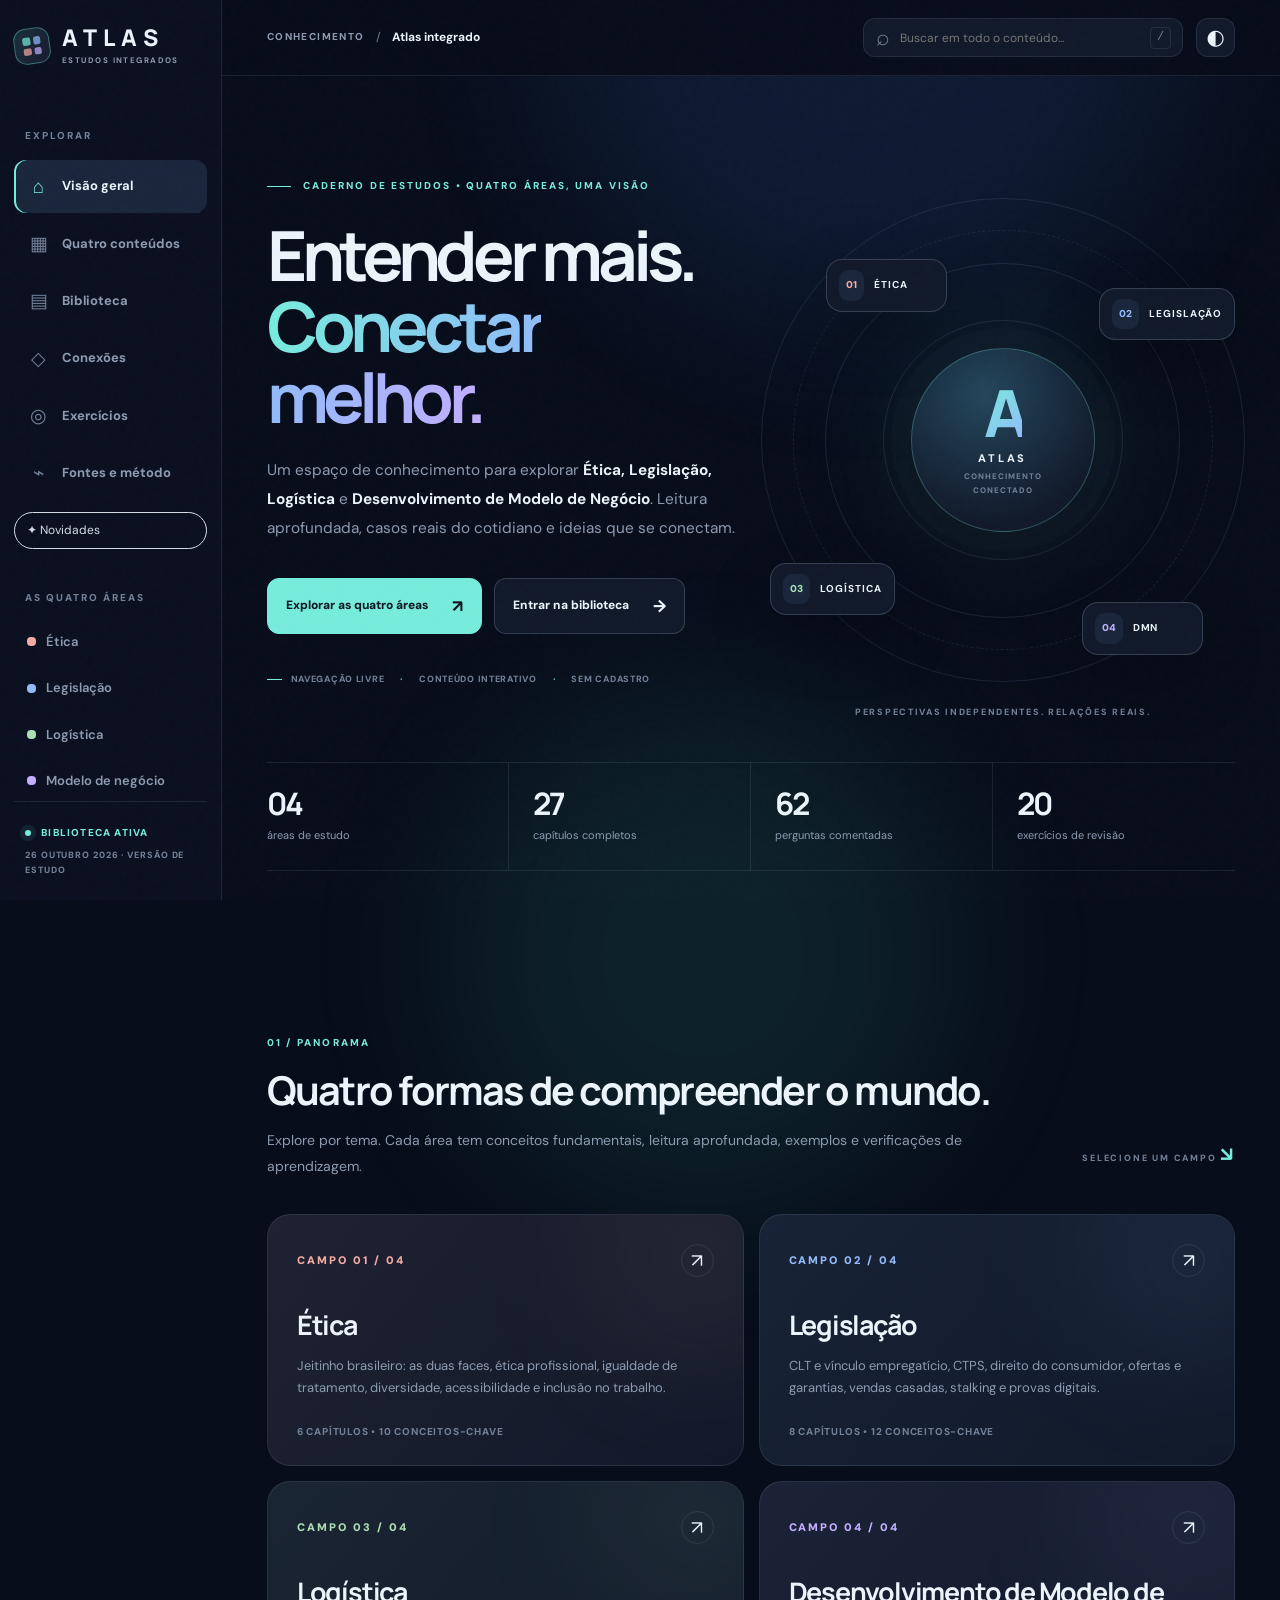
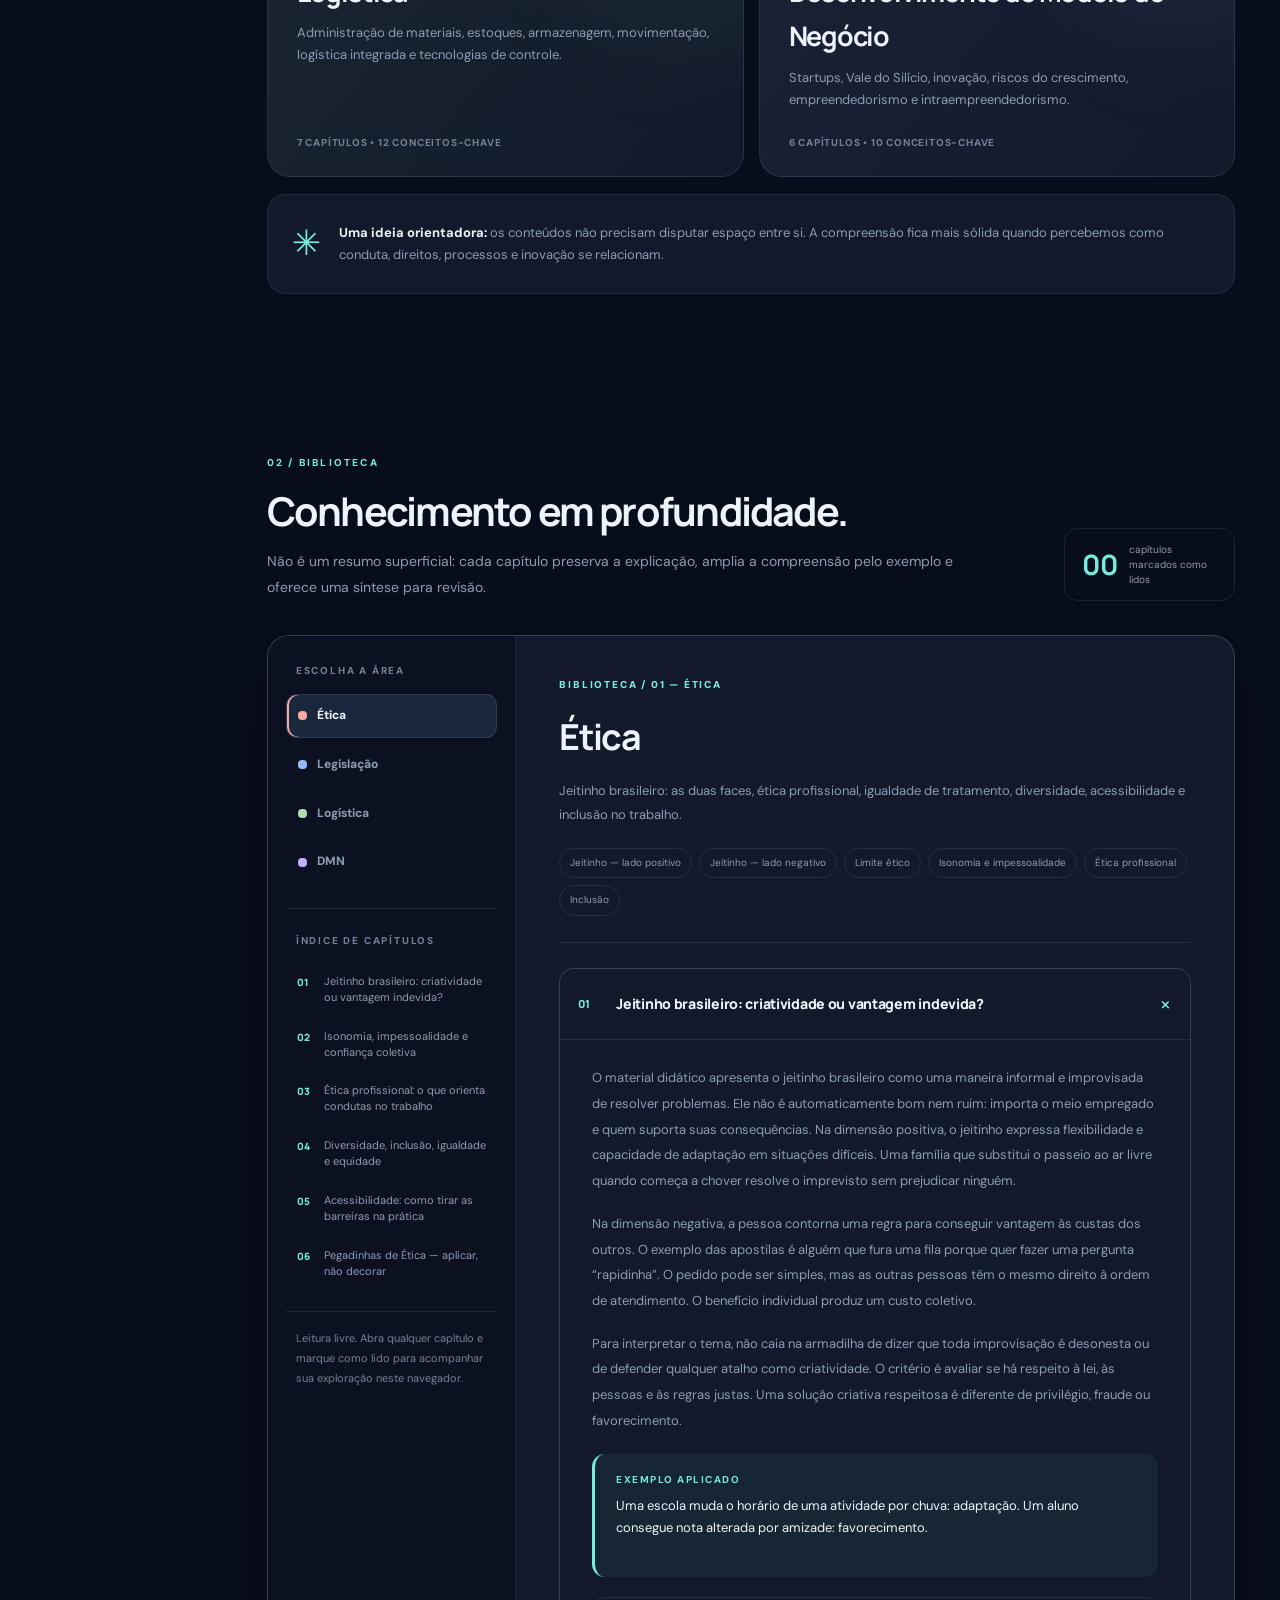
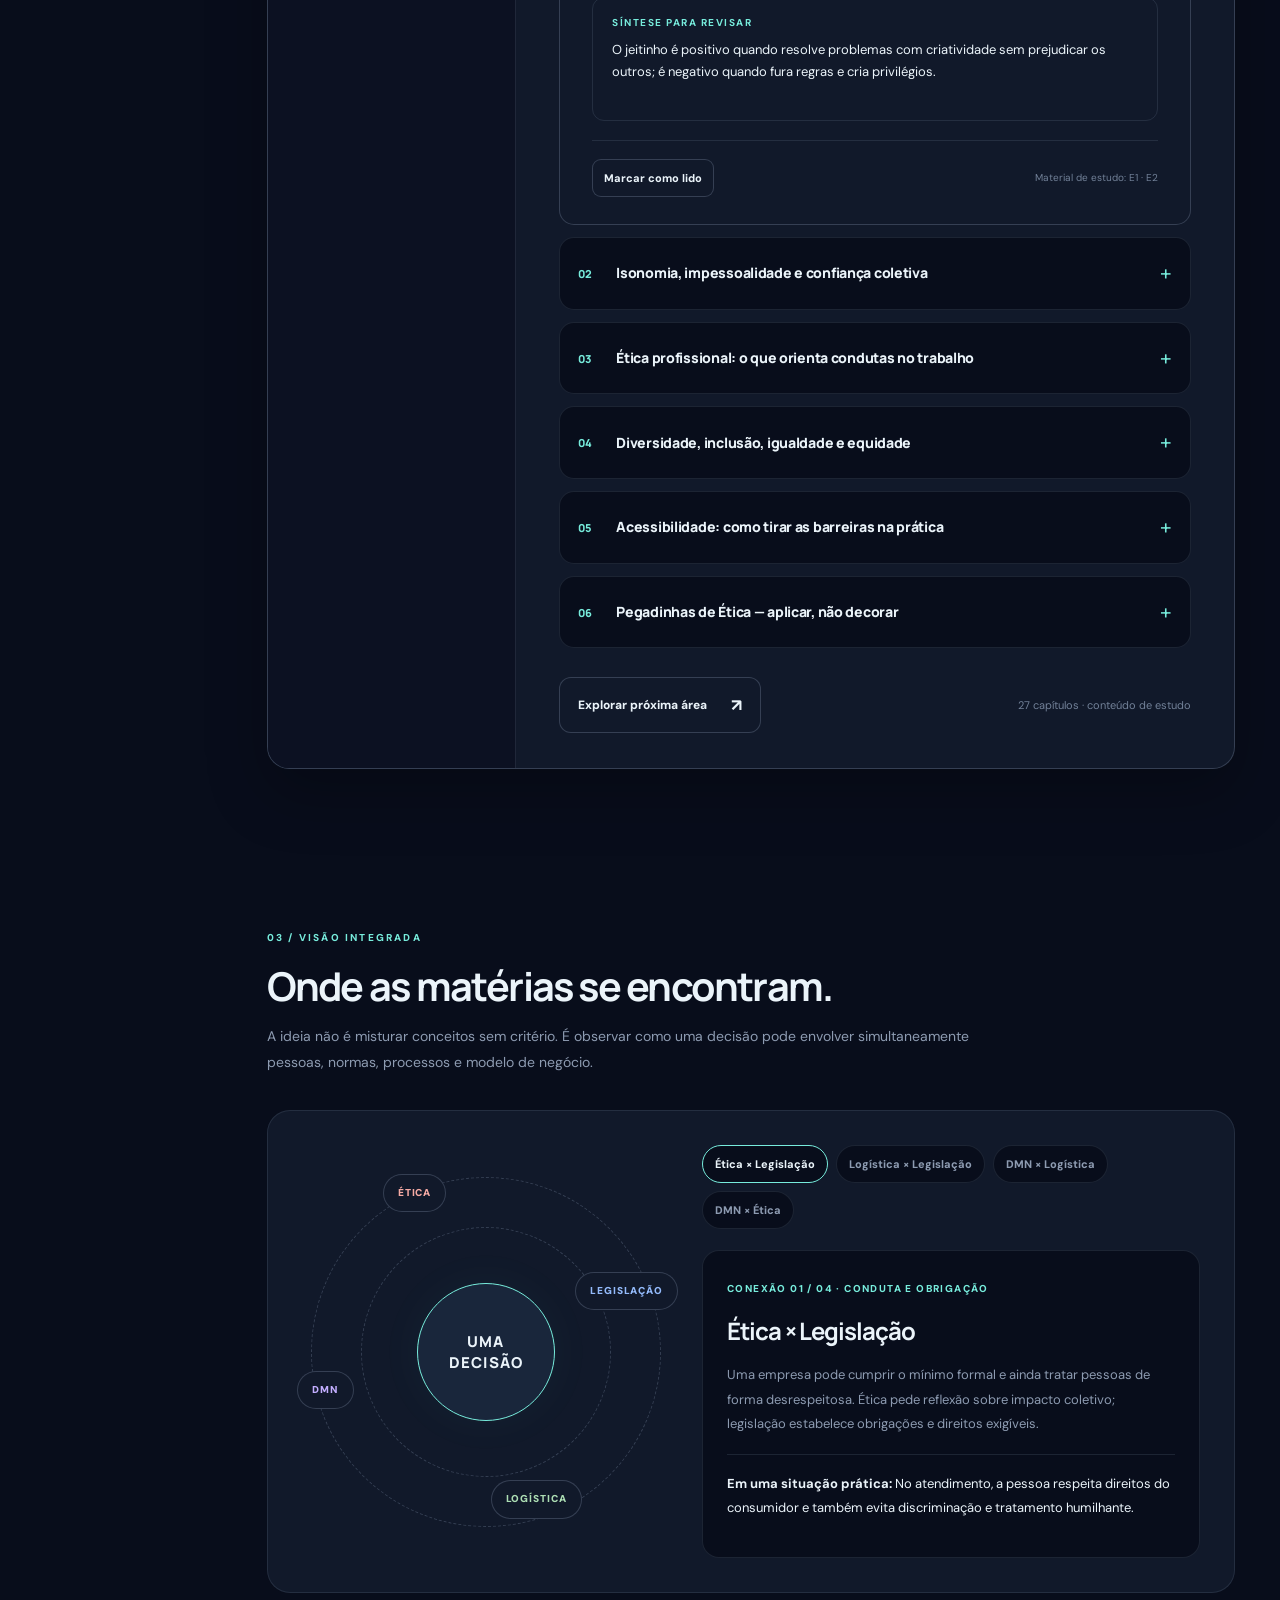
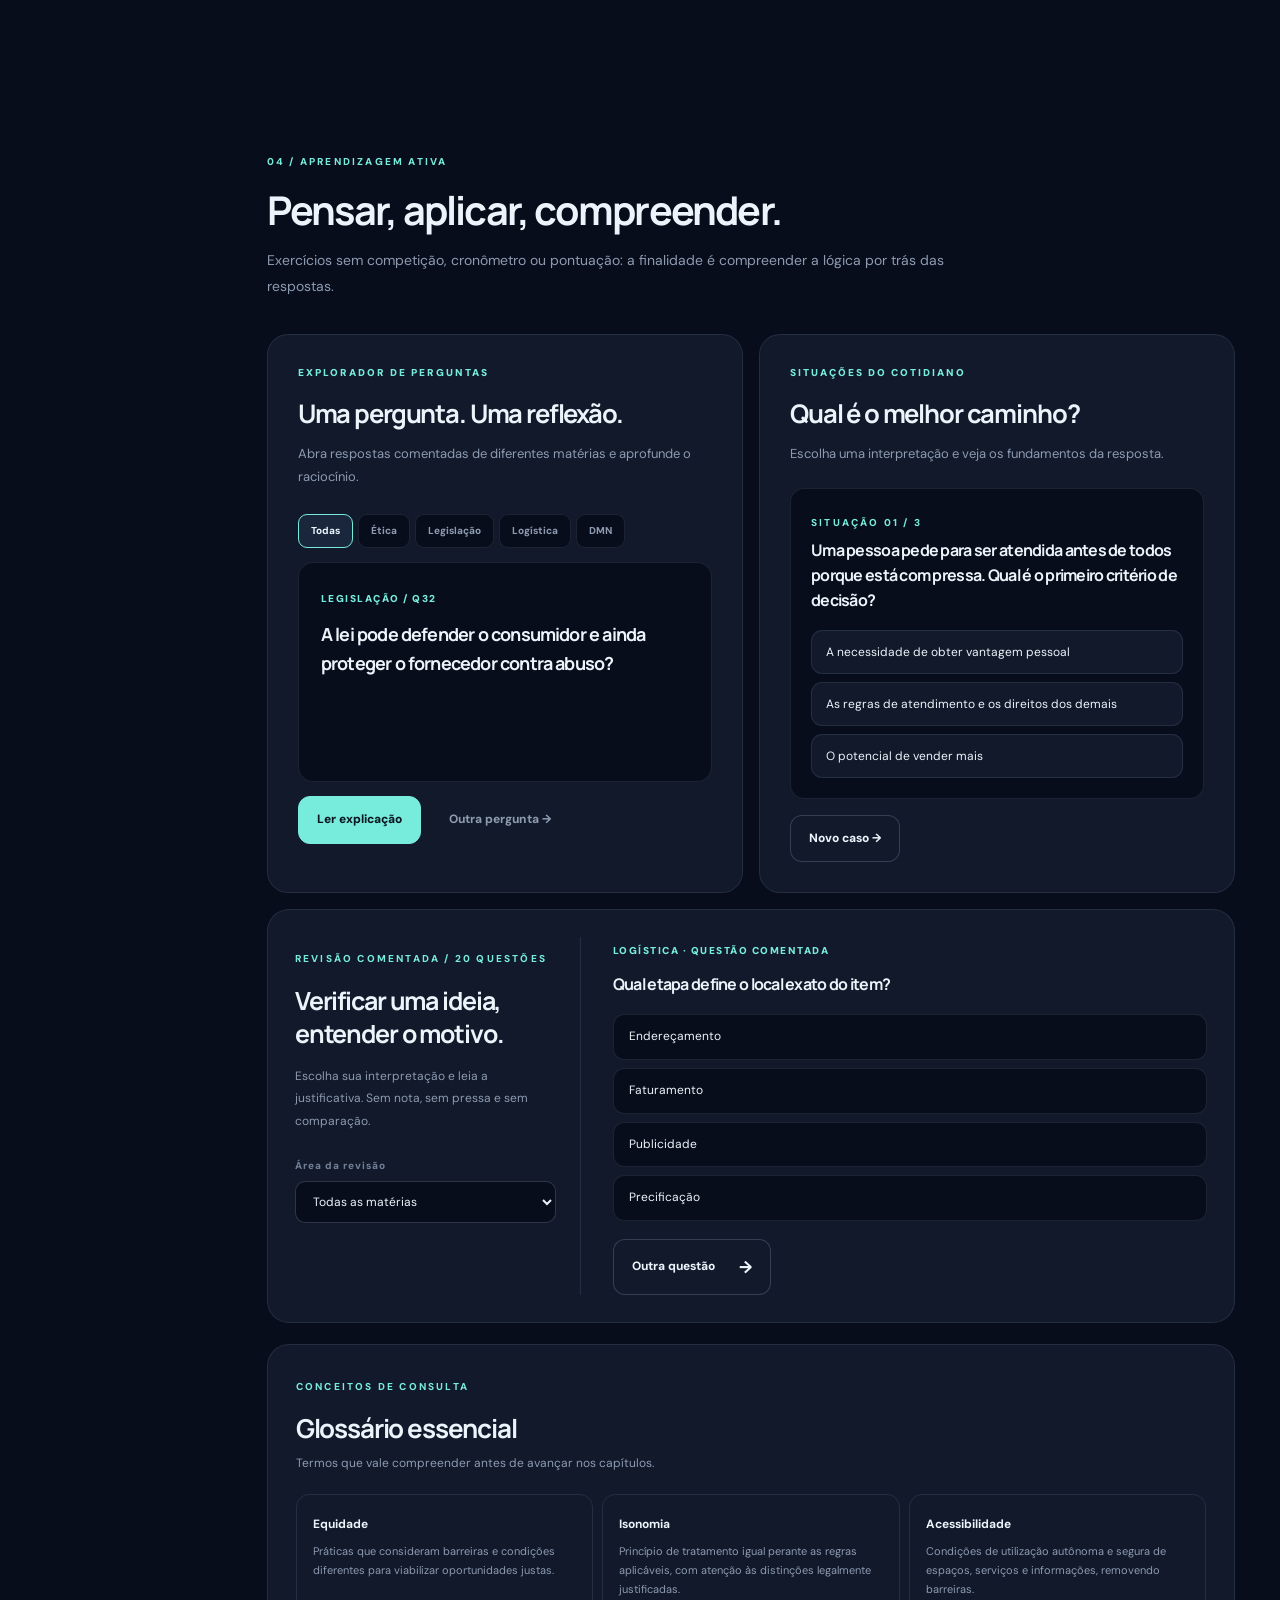
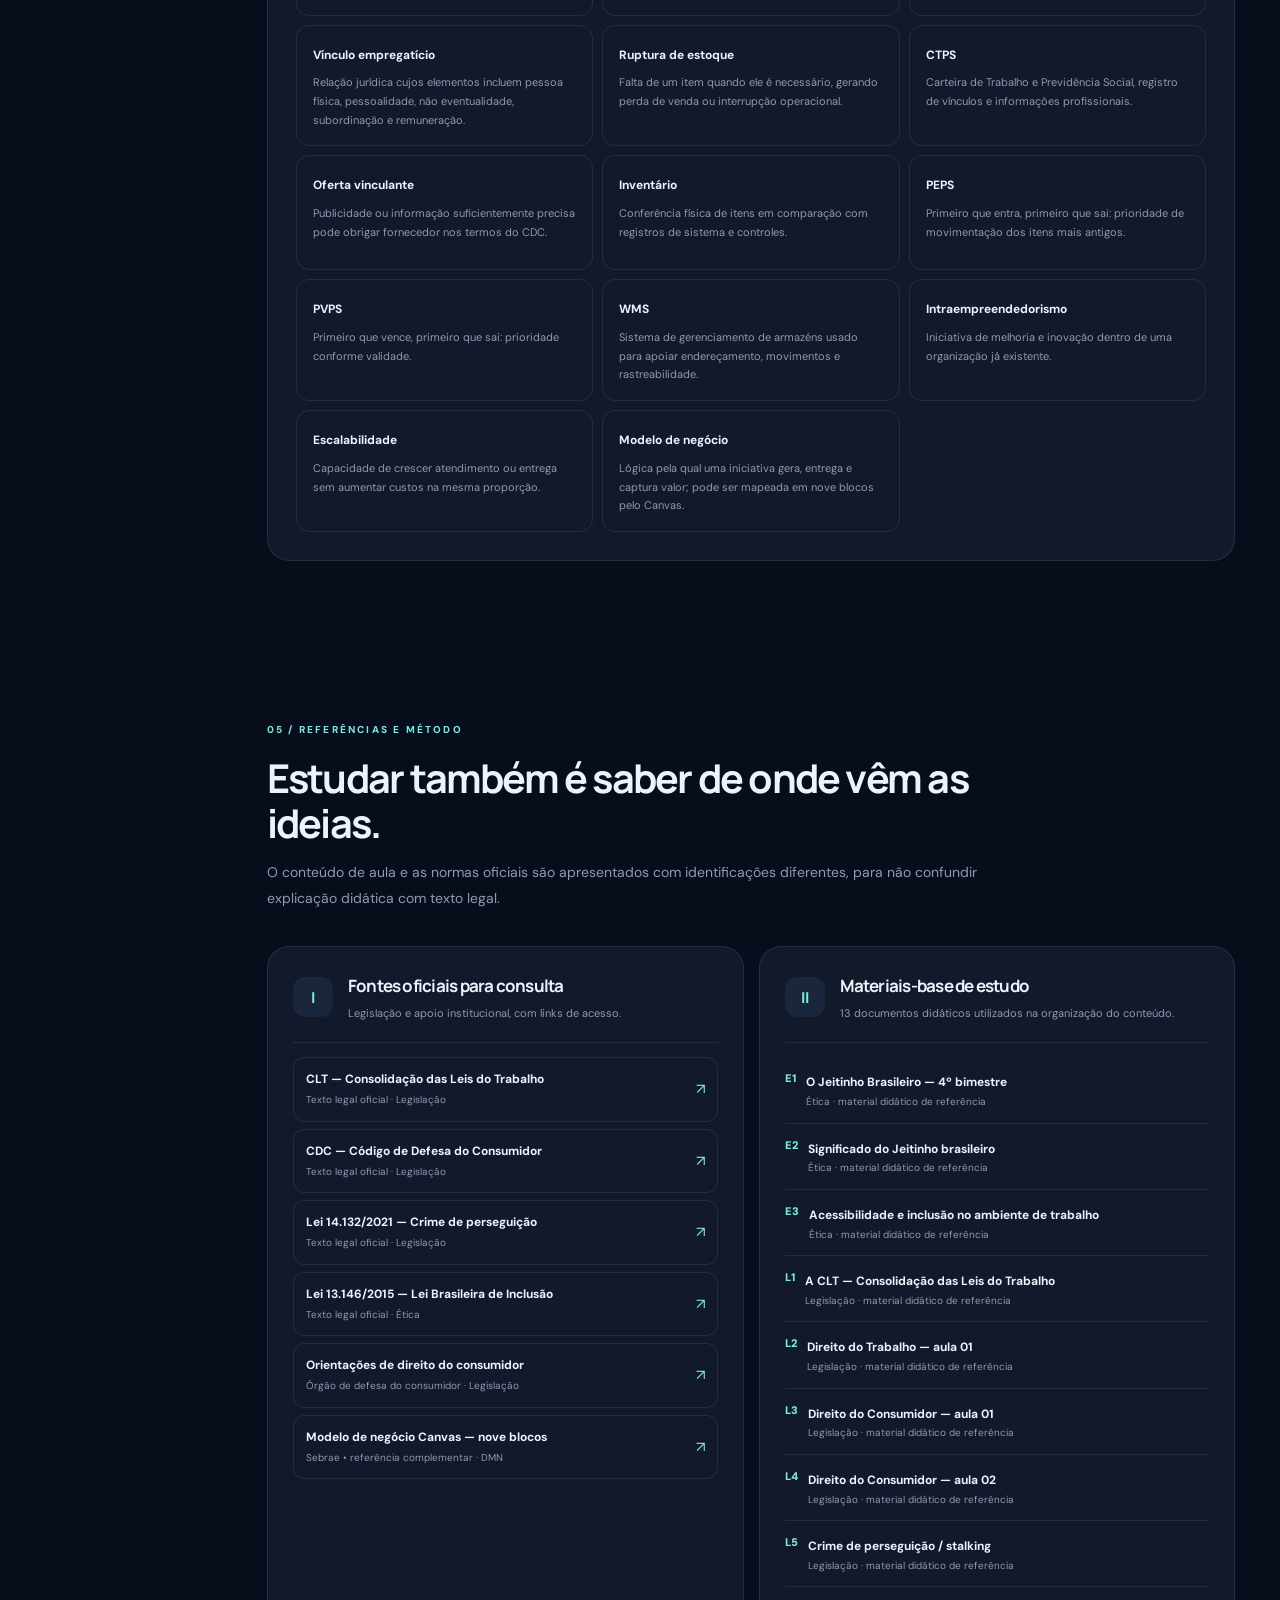
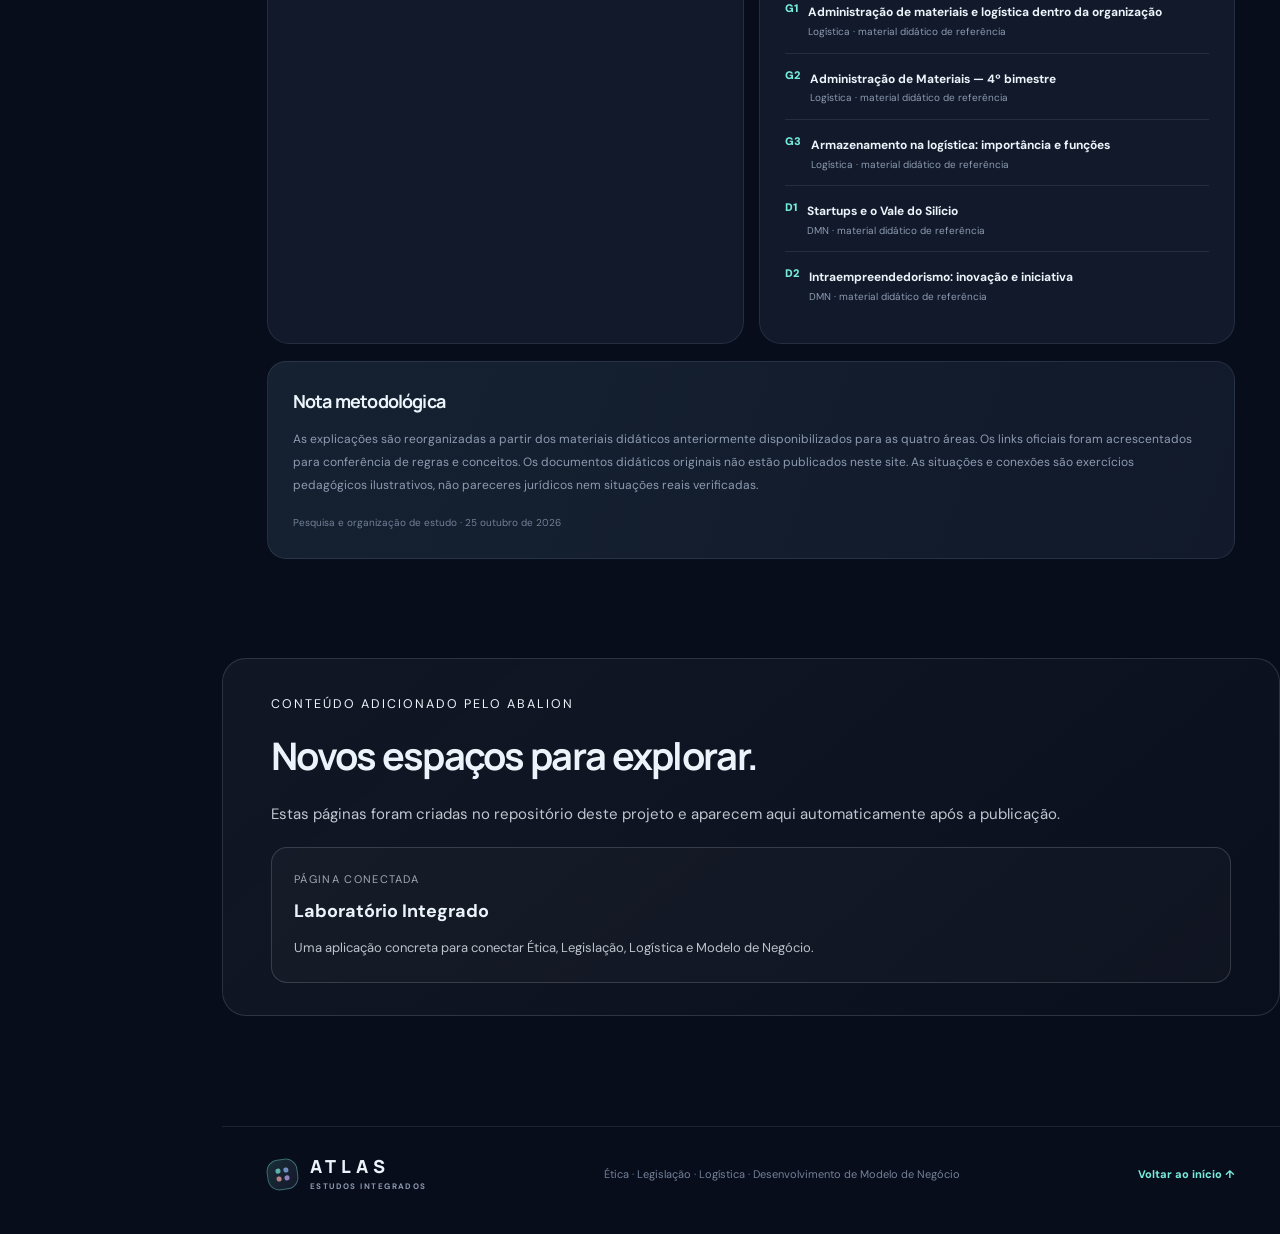
<file: index.html>
<!DOCTYPE html>
<html lang="pt-BR" data-theme="dark">
<head>
  <meta charset="utf-8">
  <meta name="viewport" content="width=device-width, initial-scale=1">
  <meta name="theme-color" content="#080e1d">
  <meta name="description" content="Atlas de estudos: Ética, Legislação, Logística e Desenvolvimento de Modelo de Negócio. Biblioteca interativa com 27 capítulos, exemplos, conceitos, exercícios e fontes.">
  <title>ATLAS | Quatro áreas do conhecimento</title>
  <link rel="icon" type="image/svg+xml" href="assets/favicon.svg">
  <link rel="stylesheet" href="assets/style.css">
  <script defer src="assets/data.js"></script>
  <script defer src="assets/app.js"></script>
</head>
<body>
  <div class="ambient ambient-one" aria-hidden="true"></div><div class="ambient ambient-two" aria-hidden="true"></div>
  <div class="grain" aria-hidden="true"></div>
  <div class="page-progress" id="pageProgress" aria-hidden="true"></div>
  <div class="app-shell">
    <aside class="side" id="sidebar" aria-label="Navegação principal">
      <a class="brand" href="#inicio" aria-label="ATLAS, início"><span class="brand-icon"><span></span><span></span><span></span><span></span></span><span class="brand-name">ATLAS <small>ESTUDOS INTEGRADOS</small></span></a>
      <div class="side-label">EXPLORAR</div>
      <nav class="side-nav">
        <a class="nav-item active" href="#inicio"><span class="nav-symbol">⌂</span> Visão geral</a>
        <a class="nav-item" href="#materias"><span class="nav-symbol">▦</span> Quatro conteúdos</a>
        <a class="nav-item" href="#biblioteca"><span class="nav-symbol">▤</span> Biblioteca</a>
        <a class="nav-item" href="#conexoes"><span class="nav-symbol">◇</span> Conexões</a>
        <a class="nav-item" href="#pratica"><span class="nav-symbol">◎</span> Exercícios</a>
        <a class="nav-item" href="#fontes"><span class="nav-symbol">⌁</span> Fontes e método</a>
      </nav>
      <div class="side-label" style="margin-top:33px">AS QUATRO ÁREAS</div>
      <div class="side-subjects">
        <button class="side-subject" data-subject="etica"><span class="subject-dot coral"></span>Ética</button>
        <button class="side-subject" data-subject="leg"><span class="subject-dot blue"></span>Legislação</button>
        <button class="side-subject" data-subject="log"><span class="subject-dot green"></span>Logística</button>
        <button class="side-subject" data-subject="dmn"><span class="subject-dot purple"></span>Modelo de negócio</button>
      </div>
      <div class="side-footer"><span class="live-point"></span> BIBLIOTECA ATIVA <small>26 OUTUBRO 2026 · VERSÃO DE ESTUDO</small></div>
    </aside>
    <div class="main-wrap">
      <header class="topbar">
        <button class="icon-btn menu-trigger" id="mobileMenu" aria-label="Abrir menu" aria-expanded="false">☰</button>
        <div class="top-location"><span class="crumb">CONHECIMENTO</span><span class="crumb-div">/</span><strong>Atlas integrado</strong></div>
        <div class="top-actions">
          <div class="search-wrap"><span class="search-icon">⌕</span><input id="siteSearch" type="search" autocomplete="off" aria-label="Pesquisar no atlas" placeholder="Buscar em todo o conteúdo..."><kbd>/</kbd><div class="search-results" id="searchResults" role="status" aria-live="polite" hidden></div></div>
          <button class="icon-btn" id="themeToggle" type="button" aria-label="Alternar tema" title="Alternar visual">◐</button>
        </div>
      </header>
      <main>
        <section id="inicio" class="hero section-shell">
          <div class="hero-copy reveal">
            <div class="eyebrow"><span class="mini-line"></span>CADERNO DE ESTUDOS • QUATRO ÁREAS, UMA VISÃO</div>
            <h1>Entender mais.<br><span class="display-accent">Conectar melhor.</span></h1>
            <p class="hero-desc">Um espaço de conhecimento para explorar <strong>Ética, Legislação, Logística</strong> e <strong>Desenvolvimento de Modelo de Negócio</strong>. Leitura aprofundada, casos reais do cotidiano e ideias que se conectam.</p>
            <div class="hero-ctas"><a class="btn btn-main" href="#materias">Explorar as quatro áreas <span>↗</span></a><a class="btn btn-soft" href="#biblioteca">Entrar na biblioteca <span>→</span></a></div>
            <div class="hero-meta"><span><i class="meta-line"></i> NAVEGAÇÃO LIVRE</span><span>CONTEÚDO INTERATIVO</span><span>SEM CADASTRO</span></div>
          </div>
          <div class="hero-visual reveal" aria-label="Visualização ilustrativa das quatro áreas de conhecimento">
            <div class="visual-glow"></div><div class="orbit orbit-one"></div><div class="orbit orbit-two"></div><div class="orbit orbit-three"></div><div class="orbit-dashed"></div>
            <div class="orbit-center"><span class="center-figure">A</span><small>ATLAS</small><span>CONHECIMENTO<br>CONECTADO</span></div>
            <button class="orbit-node orb-etica" data-subject="etica"><span class="node-mark coral">01</span><strong>ÉTICA</strong></button>
            <button class="orbit-node orb-leg" data-subject="leg"><span class="node-mark blue">02</span><strong>LEGISLAÇÃO</strong></button>
            <button class="orbit-node orb-log" data-subject="log"><span class="node-mark green">03</span><strong>LOGÍSTICA</strong></button>
            <button class="orbit-node orb-dmn" data-subject="dmn"><span class="node-mark purple">04</span><strong>DMN</strong></button>
            <div class="orbit-caption">PERSPECTIVAS INDEPENDENTES. RELAÇÕES REAIS.</div>
          </div>
          <div class="hero-stats reveal">
            <div><strong>04</strong><span>áreas de estudo</span></div><div><strong>27</strong><span>capítulos completos</span></div><div><strong>62</strong><span>perguntas comentadas</span></div><div><strong>20</strong><span>exercícios de revisão</span></div>
          </div>
        </section>
        <section id="materias" class="section-shell section-space">
          <div class="section-heading reveal"><div><span class="kicker">01 / PANORAMA</span><h2>Quatro formas de compreender o mundo.</h2><p>Explore por tema. Cada área tem conceitos fundamentais, leitura aprofundada, exemplos e verificações de aprendizagem.</p></div><span class="heading-aside">SELECIONE UM CAMPO <span>↘</span></span></div>
          <div class="subject-cards" id="subjectCards"></div>
          <div class="principle reveal"><span class="principle-star">✳</span><p><strong>Uma ideia orientadora:</strong> os conteúdos não precisam disputar espaço entre si. A compreensão fica mais sólida quando percebemos como conduta, direitos, processos e inovação se relacionam.</p></div>
        </section>
        <section id="biblioteca" class="section-shell section-space library">
          <div class="section-heading reveal"><div><span class="kicker">02 / BIBLIOTECA</span><h2>Conhecimento em profundidade.</h2><p>Não é um resumo superficial: cada capítulo preserva a explicação, amplia a compreensão pelo exemplo e oferece uma síntese para revisão.</p></div><div class="library-count"><span id="readCount">0</span><small>capítulos marcados como lidos</small></div></div>
          <div class="library-workspace reveal">
            <div class="library-rail"><span class="rail-label">ESCOLHA A ÁREA</span><div class="subject-tabs" id="subjectTabs"></div><div class="rail-line"></div><span class="rail-label">ÍNDICE DE CAPÍTULOS</span><div id="chapterIndex" class="chapter-index"></div><div class="rail-tip">Leitura livre. Abra qualquer capítulo e marque como lido para acompanhar sua exploração neste navegador.</div></div>
            <div class="reading-pane"><div class="reading-head"><span class="reading-overline" id="readingOverline">ÁREA DE ESTUDO</span><h3 id="readingTitle">Ética</h3><p id="readingDescription"></p><div class="topic-chips" id="keyTopics"></div></div><div id="chapterList" class="chapter-list"></div><div class="reading-bottom"><button class="btn btn-soft" id="nextSubject" type="button">Explorar próxima área <span>↗</span></button><span>27 capítulos · conteúdo de estudo</span></div></div>
          </div>
        </section>
        <section id="conexoes" class="section-shell section-space">
          <div class="section-heading reveal"><div><span class="kicker">03 / VISÃO INTEGRADA</span><h2>Onde as matérias se encontram.</h2><p>A ideia não é misturar conceitos sem critério. É observar como uma decisão pode envolver simultaneamente pessoas, normas, processos e modelo de negócio.</p></div></div>
          <div class="connection-layout reveal"><div class="connection-map"><div class="connection-ring ring-a"></div><div class="connection-ring ring-b"></div><div class="connection-core">UMA<br>DECISÃO</div><span class="connection-node co-1">ÉTICA</span><span class="connection-node co-2">LEGISLAÇÃO</span><span class="connection-node co-3">LOGÍSTICA</span><span class="connection-node co-4">DMN</span></div><div class="connection-content"><div class="connection-controls" id="connectionControls"></div><article class="connection-detail" id="connectionDetail" aria-live="polite"></article></div></div>
        </section>
        <section id="pratica" class="section-shell section-space">
          <div class="section-heading reveal"><div><span class="kicker">04 / APRENDIZAGEM ATIVA</span><h2>Pensar, aplicar, compreender.</h2><p>Exercícios sem competição, cronômetro ou pontuação: a finalidade é compreender a lógica por trás das respostas.</p></div></div>
          <div class="practice-grid reveal"><article class="practice-card practice-feature"><div class="practice-tag">EXPLORADOR DE PERGUNTAS</div><h3>Uma pergunta. Uma reflexão.</h3><p>Abra respostas comentadas de diferentes matérias e aprofunde o raciocínio.</p><div class="filter-row" id="questionFilters"></div><div class="question-display" id="questionDisplay"></div><div class="practice-actions"><button class="btn btn-main" type="button" id="revealAnswer">Ler explicação</button><button class="btn btn-quiet" type="button" id="newQuestion">Outra pergunta →</button></div></article><article class="practice-card practice-quiz"><div class="practice-tag">SITUAÇÕES DO COTIDIANO</div><h3>Qual é o melhor caminho?</h3><p>Escolha uma interpretação e veja os fundamentos da resposta.</p><div id="caseDisplay"></div><button class="btn btn-soft" type="button" id="nextCase">Novo caso →</button></article></div>
          <div class="reflection-workspace reveal"><div class="reflection-intro"><span class="kicker">REVISÃO COMENTADA / 20 QUESTÕES</span><h3>Verificar uma ideia, entender o motivo.</h3><p>Escolha sua interpretação e leia a justificativa. Sem nota, sem pressa e sem comparação.</p><div class="reflection-controls"><label for="reflectionScope">Área da revisão</label><select id="reflectionScope"><option value="all">Todas as matérias</option><option value="etica">Ética</option><option value="leg">Legislação</option><option value="log">Logística</option><option value="dmn">DMN</option></select></div></div><div class="reflection-body"><div id="reflectionCard"></div><button type="button" class="btn btn-soft" id="nextReflection">Outra questão <span>→</span></button></div></div>
          <div class="practice-extra reveal"><div class="practice-extra-title"><span class="kicker">CONCEITOS DE CONSULTA</span><h3>Glossário essencial</h3><p>Termos que vale compreender antes de avançar nos capítulos.</p></div><div id="glossaryGrid" class="glossary-grid"></div></div>
        </section>
        <section id="fontes" class="section-shell section-space sources-section">
          <div class="section-heading reveal"><div><span class="kicker">05 / REFERÊNCIAS E MÉTODO</span><h2>Estudar também é saber de onde vêm as ideias.</h2><p>O conteúdo de aula e as normas oficiais são apresentados com identificações diferentes, para não confundir explicação didática com texto legal.</p></div></div>
          <div class="source-columns reveal"><div class="source-panel"><div class="source-panel-label"><span class="source-icon">I</span><div><h3>Fontes oficiais para consulta</h3><p>Legislação e apoio institucional, com links de acesso.</p></div></div><div id="officialSources" class="source-links"></div></div><div class="source-panel"><div class="source-panel-label"><span class="source-icon">II</span><div><h3>Materiais-base de estudo</h3><p>13 documentos didáticos utilizados na organização do conteúdo.</p></div></div><div id="manualSources" class="manual-sources"></div></div></div>
          <div class="method-note reveal"><h3>Nota metodológica</h3><p>As explicações são reorganizadas a partir dos materiais didáticos anteriormente disponibilizados para as quatro áreas. Os links oficiais foram acrescentados para conferência de regras e conceitos. Os documentos didáticos originais não estão publicados neste site. As situações e conexões são exercícios pedagógicos ilustrativos, não pareceres jurídicos nem situações reais verificadas.</p><span>Pesquisa e organização de estudo · 25 outubro de 2026</span></div>
        </section>
        <footer class="footer section-shell"><a href="#inicio" class="brand footbrand"><span class="brand-icon"><span></span><span></span><span></span><span></span></span><span class="brand-name">ATLAS <small>ESTUDOS INTEGRADOS</small></span></a><p>Ética · Legislação · Logística · Desenvolvimento de Modelo de Negócio</p><a href="#inicio" class="backtop">Voltar ao início ↑</a></footer>
      </main>
    </div>
  </div>
  <script defer src="assets/abalion-bridge.js"></script>
</body>
</html>
</file>
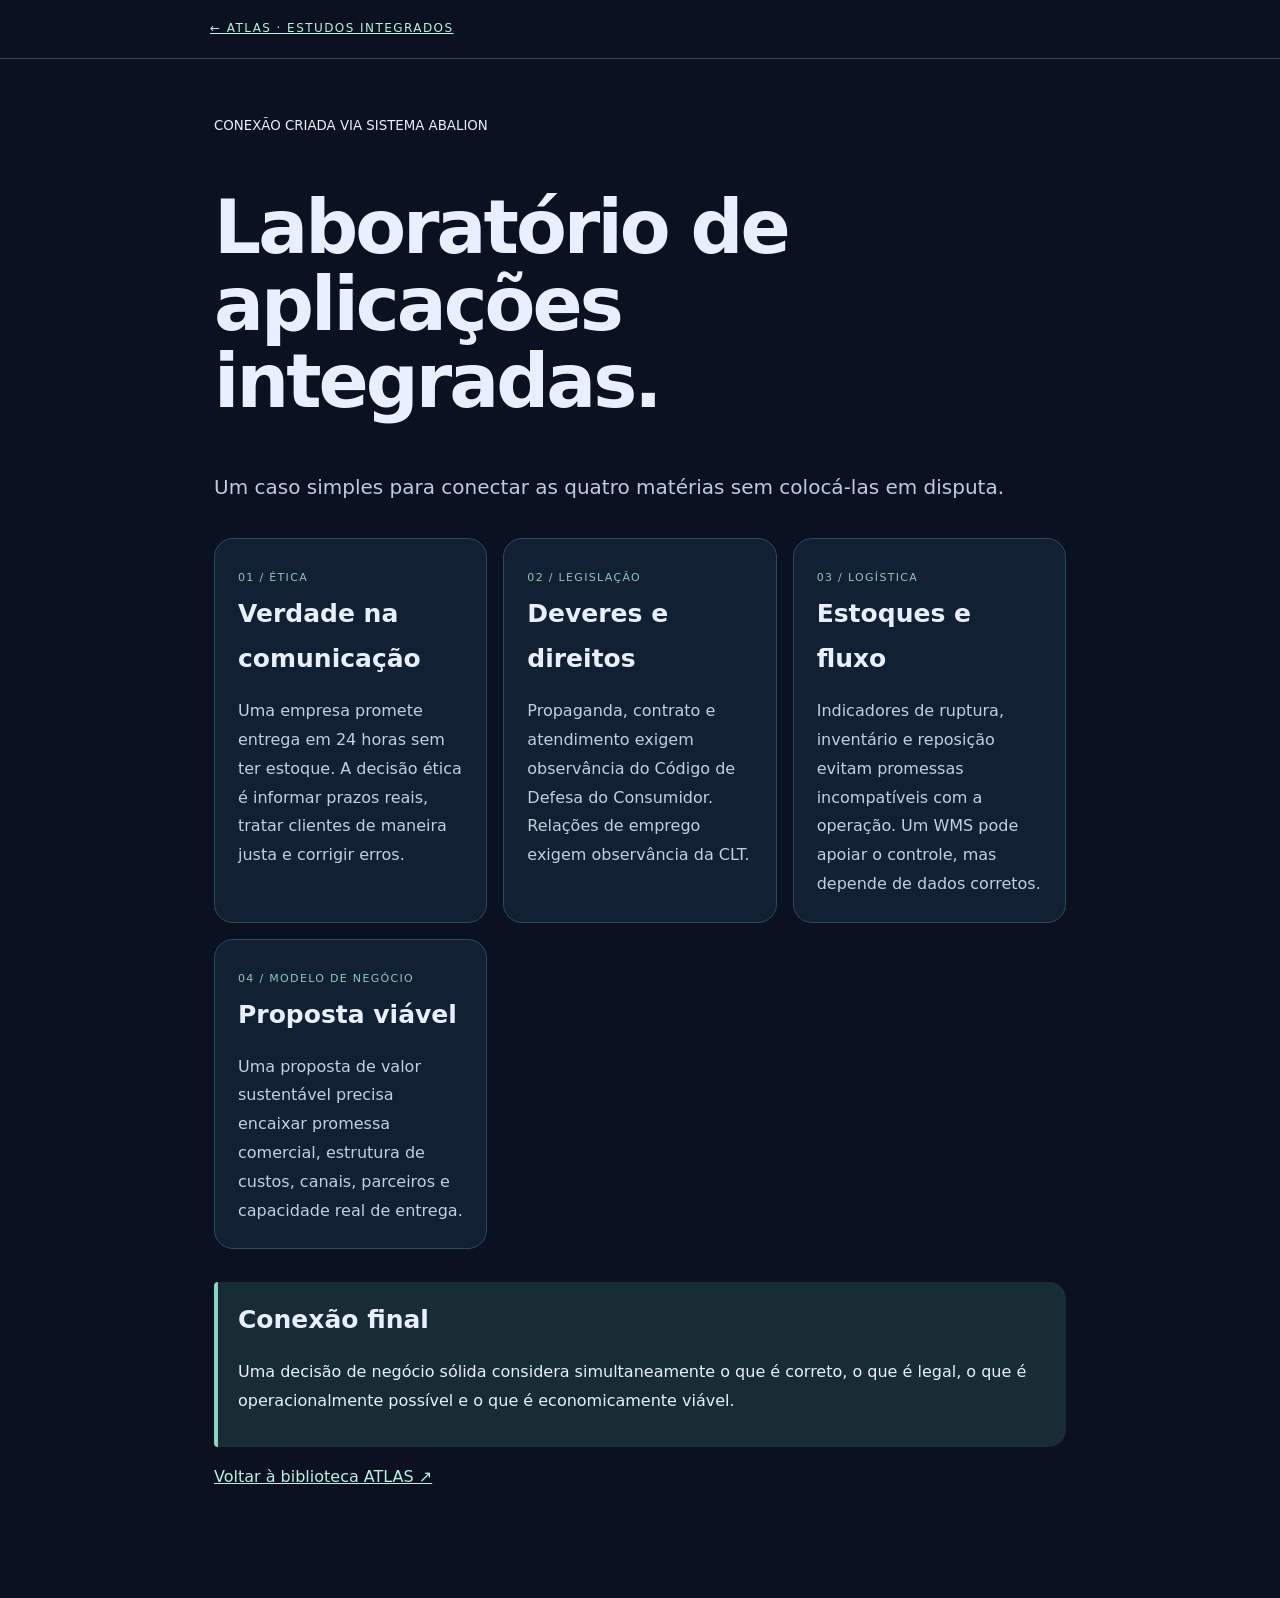
<file: abalion/pages/laboratorio-integrado.html>
<!doctype html><html lang="pt-BR"><head><meta charset="utf-8"><meta name="viewport" content="width=device-width,initial-scale=1"><title>Laboratório Integrado | ATLAS</title><style>*{box-sizing:border-box}body{margin:0;background:#0b1121;color:#e8efff;font:16px/1.8 system-ui,sans-serif}header{border-bottom:1px solid #344355;padding:18px max(24px,calc((100vw - 860px)/2));font-size:12px;letter-spacing:.12em}a{color:#b4f4de}main{max-width:900px;padding:52px 24px 90px;margin:auto}h1{font-size:clamp(42px,7vw,74px);line-height:1.04;letter-spacing:-.04em}h2{font-size:25px;margin:0 0 12px}.lead{font-size:20px;color:#bbcce0}.grid{display:grid;grid-template-columns:repeat(auto-fit,minmax(250px,1fr));gap:16px;margin:33px 0}article{border:1px solid #31495e;background:#122034;border-radius:19px;padding:23px}article small{font-size:11px;letter-spacing:.12em;color:#89c9b3}article p{color:#c0d0dc;margin-bottom:0}.conclusion{border-left:4px solid #85d8bd;padding:15px 20px;background:#172c34;border-radius:4px 17px 17px 4px}</style></head><body><header><a href="../../index.html#abalion-materiais">← ATLAS · ESTUDOS INTEGRADOS</a></header><main><small>CONEXÃO CRIADA VIA SISTEMA ABALION</small><h1>Laboratório de aplicações integradas.</h1><p class="lead">Um caso simples para conectar as quatro matérias sem colocá-las em disputa.</p><div class="grid"><article><small>01 / ÉTICA</small><h2>Verdade na comunicação</h2><p>Uma empresa promete entrega em 24 horas sem ter estoque. A decisão ética é informar prazos reais, tratar clientes de maneira justa e corrigir erros.</p></article><article><small>02 / LEGISLAÇÃO</small><h2>Deveres e direitos</h2><p>Propaganda, contrato e atendimento exigem observância do Código de Defesa do Consumidor. Relações de emprego exigem observância da CLT.</p></article><article><small>03 / LOGÍSTICA</small><h2>Estoques e fluxo</h2><p>Indicadores de ruptura, inventário e reposição evitam promessas incompatíveis com a operação. Um WMS pode apoiar o controle, mas depende de dados corretos.</p></article><article><small>04 / MODELO DE NEGÓCIO</small><h2>Proposta viável</h2><p>Uma proposta de valor sustentável precisa encaixar promessa comercial, estrutura de custos, canais, parceiros e capacidade real de entrega.</p></article></div><div class="conclusion"><h2>Conexão final</h2><p>Uma decisão de negócio sólida considera simultaneamente o que é correto, o que é legal, o que é operacionalmente possível e o que é economicamente viável.</p></div><p><a href="../../index.html#abalion-materiais">Voltar à biblioteca ATLAS ↗</a></p></main></body></html>
</file>
<file: assets/style.css>
@import url('https://fonts.googleapis.com/css2?family=DM+Sans:wght@400;500;600;700;800&family=Manrope:wght@400;500;600;700;800&display=swap');
:root{color-scheme:dark;--bg:#080d1b;--side:#0b1021;--paper:#11192a;--panel:#111b2d;--muted:#8d9bb1;--subtle:#728198;--text:#ebf4fa;--line:rgba(192,213,244,.11);--line-strong:rgba(192,213,244,.2);--teal:#77ecdc;--blue:#93bafa;--coral:#f5aaa4;--green:#acddb3;--purple:#c3aeff;--accent:#77ecdc;--shade:0 24px 60px rgba(0,0,0,.25);--radius:20px;--hover:#19263b}
html[data-theme=light]{color-scheme:light;--bg:#f6f7fb;--side:#ecf0f7;--paper:#fff;--panel:#fff;--text:#17243b;--muted:#53637d;--subtle:#70809b;--line:rgba(35,59,100,.12);--line-strong:rgba(35,59,100,.22);--teal:#007c70;--blue:#2a68ce;--coral:#a64955;--green:#297f55;--purple:#6951c6;--accent:#007c70;--shade:0 15px 50px rgba(46,67,105,.07);--hover:#edf1f7}
*{box-sizing:border-box}html{scroll-behavior:smooth;scroll-padding-top:90px}body{font:15px/1.65 'DM Sans',system-ui,-apple-system,sans-serif;background:var(--bg);color:var(--text);margin:0;overflow-x:hidden}button,input{font:inherit}button{cursor:pointer}a{color:inherit;text-decoration:none}button:focus-visible,a:focus-visible,input:focus-visible,summary:focus-visible{outline:2px solid var(--teal);outline-offset:3px}::selection{background:rgba(119,236,220,.25)}.ambient{position:fixed;border-radius:50%;pointer-events:none;filter:blur(80px);opacity:.11;z-index:-1}.ambient-one{background:#448eea;width:650px;height:650px;top:-320px;right:7%}.ambient-two{background:#39c9a8;width:510px;height:510px;bottom:-310px;left:35%}.grain{position:fixed;inset:0;z-index:100;pointer-events:none;opacity:.1;background-image:url("data:image/svg+xml,%3Csvg viewBox='0 0 180 180' xmlns='http://www.w3.org/2000/svg'%3E%3Cfilter id='n'%3E%3CfeTurbulence type='fractalNoise' baseFrequency='.9' numOctaves='3' stitchTiles='stitch'/%3E%3C/filter%3E%3Crect width='100%25' height='100%25' filter='url(%23n)' opacity='.16'/%3E%3C/svg%3E")}.page-progress{position:fixed;top:0;left:0;height:2px;background:linear-gradient(90deg,var(--teal),var(--blue),var(--purple));width:0;z-index:121;pointer-events:none}.app-shell{display:grid;grid-template-columns:248px minmax(0,1fr);min-height:100vh}.side{background:var(--side);border-right:1px solid var(--line);height:100vh;position:sticky;top:0;display:flex;flex-direction:column;padding:32px 19px;gap:0;z-index:50}.brand{display:flex;align-items:center;gap:12px;white-space:nowrap}.brand-icon{position:relative;width:36px;height:36px;border:1px solid rgba(119,236,220,.38);background:linear-gradient(130deg,rgba(119,236,220,.15),rgba(195,174,255,.07));border-radius:12px;display:grid;grid-template-columns:repeat(2,1fr);grid-template-rows:repeat(2,1fr);gap:3px;padding:8px;transform:rotate(-8deg)}.brand-icon span{background:var(--teal);opacity:.7;border-radius:2px}.brand-icon span:nth-child(2){background:var(--blue)}.brand-icon span:nth-child(3){background:var(--coral)}.brand-icon span:nth-child(4){background:var(--purple)}.brand-name{font:800 23px/1 'Manrope',sans-serif;letter-spacing:.26em}.brand-name small{display:block;font:700 8px/1.5 'DM Sans',sans-serif;letter-spacing:.18em;color:var(--muted);margin-top:5px}.side-label{color:var(--subtle);font-size:10px;letter-spacing:.2em;font-weight:800;margin:62px 11px 15px}.side-nav{display:grid;gap:4px}.nav-item{display:flex;align-items:center;gap:12px;font-size:13px;font-weight:700;color:var(--muted);border-radius:12px;padding:11px 13px;transition:.2s}.nav-item:hover,.nav-item.active{background:var(--hover);color:var(--text)}.nav-item.active{box-shadow:inset 2px 0 var(--teal)}.nav-symbol{font-size:19px;font-family:serif;width:23px;text-align:center;font-weight:400;color:var(--subtle)}.nav-item.active .nav-symbol{color:var(--teal)}.side-subjects{display:grid;gap:7px}.side-subject{background:transparent;border:0;display:flex;align-items:center;text-align:left;gap:10px;border-radius:10px;padding:9px 13px;color:var(--muted);font-size:13px;font-weight:600;transition:.2s}.side-subject:hover{background:var(--hover);color:var(--text)}.subject-dot{width:9px;height:9px;display:inline-block;border-radius:4px;flex:none}.subject-dot.coral{background:var(--coral)}.subject-dot.blue{background:var(--blue)}.subject-dot.green{background:var(--green)}.subject-dot.purple{background:var(--purple)}.side-footer{border-top:1px solid var(--line);margin-top:auto;padding:23px 11px 0;font-size:10px;font-weight:800;letter-spacing:.12em;color:var(--teal)}.side-footer small{display:block;font-size:9px;color:var(--subtle);letter-spacing:.1em;margin-top:7px}.live-point{width:6px;height:6px;background:var(--teal);box-shadow:0 0 0 5px rgba(119,236,220,.08);border-radius:100%;display:inline-block;margin-right:7px}.main-wrap{min-width:0}.topbar{height:76px;border-bottom:1px solid var(--line);display:flex;align-items:center;justify-content:space-between;gap:14px;padding:0 clamp(24px,5vw,72px);position:sticky;top:0;background:color-mix(in srgb,var(--bg) 90%,transparent);backdrop-filter:blur(24px);z-index:40}.top-location{display:flex;gap:11px;align-items:center;font-size:12px;color:var(--muted)}.top-location strong{color:var(--text)}.crumb{font-size:10px;letter-spacing:.14em;font-weight:800}.crumb-div{color:var(--subtle)}.top-actions{display:flex;gap:13px;align-items:center}.search-wrap{position:relative}.search-wrap input{width:min(320px,27vw);height:39px;color:var(--text);background:var(--paper);border:1px solid var(--line);border-radius:12px;padding:8px 42px 8px 36px;font-size:12px;outline:0;transition:width .2s,border .2s}.search-wrap input:focus{border-color:var(--teal);width:min(380px,32vw)}.search-icon{position:absolute;left:13px;top:0;bottom:0;display:grid;place-items:center;color:var(--subtle);font-size:23px}.search-wrap kbd{position:absolute;right:12px;top:9px;color:var(--subtle);font-size:12px;border:1px solid var(--line);border-radius:4px;padding:0 6px}.search-results{position:absolute;z-index:99;top:45px;right:0;width:min(480px,85vw);max-height:375px;overflow:auto;border-radius:16px;background:var(--paper);border:1px solid var(--line-strong);box-shadow:var(--shade);padding:8px}.search-results[hidden]{display:none}.search-hit{display:block;width:100%;padding:12px 14px;text-align:left;background:transparent;border:0;border-radius:10px;color:var(--text)}.search-hit:hover{background:var(--hover)}.search-hit small{display:block;font-size:10px;color:var(--teal);letter-spacing:.09em;font-weight:800;text-transform:uppercase}.search-hit strong{display:block;font-size:13px;margin-top:3px}.empty-search{font-size:12px;color:var(--muted);padding:15px}.icon-btn{height:39px;width:39px;background:var(--paper);border:1px solid var(--line);border-radius:12px;color:var(--text);font-size:21px}.icon-btn:hover{border-color:var(--teal)}.menu-trigger{display:none}.section-shell{width:min(1300px,100%);margin-inline:auto;padding-inline:clamp(24px,5vw,72px)}.hero{display:grid;grid-template-columns:minmax(0,1.02fr) minmax(340px,.98fr);column-gap:20px;align-items:center;min-height:calc(100svh - 76px);padding-top:42px;padding-bottom:24px}.hero-copy{padding:60px 0 76px}.eyebrow{font-size:10px;color:var(--teal);letter-spacing:.21em;font-weight:800;display:flex;align-items:center;gap:12px}.mini-line{height:1px;width:24px;background:var(--teal)}h1,h2,h3,h4{font-family:Manrope,system-ui,sans-serif;letter-spacing:-.045em}h1{font-size:clamp(51px,5.55vw,94px);line-height:1.03;letter-spacing:-.075em;margin:24px 0}h1 .display-accent{background:linear-gradient(95deg,var(--teal),var(--blue) 58%,var(--purple));color:transparent;background-clip:text}.hero-desc{font-size:clamp(15px,1.2vw,17px);line-height:1.9;max-width:600px;color:var(--muted)}.hero-desc strong{font-weight:700;color:var(--text)}.hero-ctas{display:flex;gap:12px;flex-wrap:wrap;margin-top:34px}.btn{border-radius:12px;padding:13px 18px;border:1px solid var(--line-strong);font-size:12px;font-weight:800;display:inline-flex;align-items:center;gap:24px;justify-content:space-between;transition:transform .2s,border .2s,background .2s;white-space:nowrap}.btn span{font-size:17px}.btn:hover{transform:translateY(-2px)}.btn-main{background:var(--teal);color:#0b1621;border-color:var(--teal)}.btn-soft{background:var(--paper);color:var(--text)}.btn-quiet{background:transparent;color:var(--muted);border-color:transparent}.btn-quiet:hover{color:var(--text)}.hero-meta{display:flex;align-items:center;gap:16px;flex-wrap:wrap;color:var(--subtle);letter-spacing:.08em;font-weight:800;font-size:9px;margin-top:38px}.hero-meta>span+span::before{content:'·';margin-right:16px;color:var(--teal)}.meta-line{width:15px;height:1px;background:var(--teal);display:inline-block;vertical-align:middle;margin-right:6px}.hero-visual{min-height:565px;position:relative;display:grid;place-items:center;overflow:visible}.visual-glow{width:350px;height:350px;border-radius:100%;position:absolute;background:radial-gradient(circle,rgba(119,236,220,.1),transparent 72%);filter:blur(26px)}.orbit,.orbit-dashed{position:absolute;border-radius:50%;border:1px solid rgba(122,149,187,.17)}.orbit-one{width:240px;height:240px}.orbit-two{width:355px;height:355px}.orbit-three{width:484px;height:484px}.orbit-dashed{width:420px;height:420px;border-style:dashed;border-color:rgba(122,149,187,.15);animation:rotateOrbit 90s linear infinite}@keyframes rotateOrbit{to{transform:rotate(360deg)}}.orbit-center{position:relative;z-index:2;width:184px;height:184px;border-radius:50%;background:radial-gradient(circle at 40% 25%,#24465b,var(--paper) 75%);border:1px solid rgba(119,236,220,.27);box-shadow:0 0 0 20px rgba(119,236,220,.015),0 25px 70px rgba(0,0,0,.25);display:flex;flex-direction:column;justify-content:center;align-items:center;gap:3px;text-align:center}.orbit-center .center-figure{font:800 65px/.9 Manrope;letter-spacing:-.09em;background:linear-gradient(135deg,var(--teal),var(--blue));color:transparent;background-clip:text}.orbit-center small{font-size:11px;letter-spacing:.25em;font-weight:800;margin-top:4px}.orbit-center>span:last-child{font-size:8px;letter-spacing:.13em;line-height:1.65;color:var(--subtle);font-weight:800}.orbit-node{position:absolute;z-index:4;background:var(--paper);border:1px solid var(--line-strong);border-radius:16px;min-width:121px;padding:10px 12px;display:flex;align-items:center;gap:10px;color:var(--text);box-shadow:var(--shade);transition:transform .2s,border .2s;animation:breathe 5s ease-in-out infinite}.orbit-node:hover{transform:translateY(-5px);border-color:var(--teal)}.orbit-node strong{font-size:10px;letter-spacing:.09em}.node-mark{padding:7px;border-radius:9px;font-size:10px;font-weight:900;background:var(--hover)}.node-mark.coral{color:var(--coral)}.node-mark.blue{color:var(--blue)}.node-mark.green{color:var(--green)}.node-mark.purple{color:var(--purple)}.orb-etica{top:18%;left:12%;animation-delay:-.4s}.orb-leg{top:23%;right:0;animation-delay:-1.7s}.orb-log{bottom:19%;left:0;animation-delay:-2.8s}.orb-dmn{bottom:12%;right:7%;animation-delay:-3.3s}@keyframes breathe{50%{translate:0 -8px}}.orbit-caption{position:absolute;bottom:3px;font-size:9px;letter-spacing:.19em;color:var(--subtle);font-weight:800;text-align:center}.hero-stats{grid-column:1/-1;display:grid;grid-template-columns:repeat(4,1fr);gap:0;border-top:1px solid var(--line);border-bottom:1px solid var(--line);margin-bottom:14px}.hero-stats>div{padding:25px 24px;border-right:1px solid var(--line)}.hero-stats>div:first-child{padding-left:0}.hero-stats>div:last-child{border-right:0}.hero-stats strong{font:700 31px/1 Manrope;display:block;letter-spacing:-.06em}.hero-stats span{font-size:11px;color:var(--muted);display:block;margin-top:7px}.section-space{padding-top:120px;padding-bottom:35px}.section-heading{display:flex;align-items:end;justify-content:space-between;gap:20px;margin-bottom:34px}.kicker{color:var(--teal);font-size:10px;font-weight:800;letter-spacing:.22em}.section-heading h2{font-size:clamp(31px,3.1vw,54px);line-height:1.13;margin:15px 0;max-width:740px}.section-heading p{color:var(--muted);line-height:1.85;margin:0;max-width:720px;font-size:14px}.heading-aside{color:var(--subtle);white-space:nowrap;font-size:9px;letter-spacing:.2em;font-weight:800;margin-bottom:9px}.heading-aside span{font-size:20px;color:var(--teal)}.subject-cards{display:grid;grid-template-columns:repeat(2,minmax(0,1fr));gap:15px}.subject-card{position:relative;padding:29px 29px 25px;overflow:hidden;background:linear-gradient(130deg,color-mix(in srgb,var(--paper) 94%,var(--subject-color)),var(--paper));border:1px solid var(--line);border-radius:23px;min-height:252px;display:flex;flex-direction:column;align-items:stretch;text-align:left;color:var(--text);transition:transform .3s,border .3s,box-shadow .3s}.subject-card:hover{transform:translateY(-5px);border-color:color-mix(in srgb,var(--subject-color) 58%,var(--line));box-shadow:var(--shade)}.subject-card::after{content:'';position:absolute;right:-50px;top:-50px;width:180px;height:180px;border-radius:50%;background:var(--subject-color);filter:blur(80px);opacity:.12}.subject-card .sub-top{display:flex;align-items:center;justify-content:space-between;position:relative;z-index:1}.sub-code{font-size:11px;color:var(--subject-color);letter-spacing:.18em;font-weight:900}.sub-arrow{width:33px;height:33px;display:grid;place-items:center;border:1px solid var(--line);border-radius:50%;font-size:19px;transition:transform .2s}.subject-card:hover .sub-arrow{transform:rotate(45deg);border-color:var(--subject-color)}.subject-card h3{font-size:clamp(25px,2.1vw,35px);margin:26px 0 8px;position:relative;z-index:1}.subject-card p{color:var(--muted);font-size:13px;line-height:1.7;margin:0;position:relative;z-index:1}.sub-foot{margin-top:auto;padding-top:24px;font-weight:800;font-size:10px;color:var(--subtle);letter-spacing:.08em}.principle{display:flex;align-items:center;gap:18px;border:1px solid var(--line);background:var(--paper);border-radius:19px;padding:20px 24px;margin-top:17px}.principle-star{font-size:35px;color:var(--teal)}.principle p{margin:0;color:var(--muted);font-size:13px;line-height:1.75}.principle strong{color:var(--text)}.library-count{border:1px solid var(--line);padding:13px 17px;border-radius:14px;white-space:nowrap;display:flex;align-items:center;gap:11px}.library-count span{font:700 28px Manrope;color:var(--teal)}.library-count small{font-size:10px;color:var(--muted);max-width:88px;white-space:normal;line-height:1.5}.library-workspace{display:grid;grid-template-columns:248px minmax(0,1fr);border:1px solid var(--line-strong);border-radius:22px;overflow:hidden;box-shadow:var(--shade);background:var(--paper)}.library-rail{background:color-mix(in srgb,var(--side) 85%,var(--paper));border-right:1px solid var(--line);padding:27px 18px}.rail-label{display:block;font-size:10px;letter-spacing:.18em;color:var(--subtle);font-weight:800;margin:0 10px 15px}.subject-tabs{display:grid;gap:5px}.subject-tab{display:flex;align-items:center;gap:10px;background:transparent;border:1px solid transparent;border-radius:11px;text-align:left;width:100%;padding:11px;color:var(--muted);font-size:12px;font-weight:800}.subject-tab:hover,.subject-tab.active{background:var(--hover);color:var(--text);border-color:var(--line)}.subject-tab.active{box-shadow:inset 2px 0 var(--subject-color)}.rail-line{height:1px;background:var(--line);margin:24px 0}.chapter-index{display:grid;gap:5px}.chapter-jump{display:flex;gap:8px;align-items:flex-start;text-align:left;border:0;border-radius:8px;padding:9px 11px;background:transparent;color:var(--muted);font-size:11px;line-height:1.45;width:100%}.chapter-jump:hover{background:var(--hover);color:var(--text)}.chapter-jump span{font:800 10px Manrope;color:var(--teal);min-width:19px;padding-top:1px}.rail-tip{font-size:11px;color:var(--subtle);line-height:1.8;border-top:1px solid var(--line);margin-top:22px;padding:17px 10px}.reading-pane{padding:35px clamp(20px,3.4vw,51px)}.reading-overline{font-size:10px;letter-spacing:.18em;color:var(--teal);font-weight:900}.reading-head{padding-bottom:26px;border-bottom:1px solid var(--line)}.reading-head h3{font-size:clamp(31px,2.8vw,44px);margin:12px 0}.reading-head p{color:var(--muted);font-size:13px;line-height:1.85;max-width:750px}.topic-chips{display:flex;gap:7px;flex-wrap:wrap;margin-top:20px}.topic-chip{font-size:10px;padding:6px 10px;border-radius:100px;border:1px solid var(--line);color:var(--muted)}.chapter-list{display:grid;gap:12px;margin-top:25px}.chapter{border:1px solid var(--line);background:var(--bg);border-radius:15px;overflow:hidden;scroll-margin-top:95px}.chapter[open]{border-color:var(--line-strong);background:var(--paper)}.chapter>summary{cursor:pointer;list-style:none;display:flex;align-items:center;gap:12px;padding:18px;min-height:70px}.chapter>summary::-webkit-details-marker{display:none}.chapter-num{flex:none;font:900 11px Manrope;color:var(--teal);width:26px}.chapter-name{font:800 clamp(13px,1.1vw,15px)/1.45 Manrope;flex:1;letter-spacing:-.02em}.chapter-check{color:var(--subtle);font-size:12px;margin-right:5px}.chapter-chevron{color:var(--teal);font-size:21px;transition:transform .2s}.chapter[open] .chapter-chevron{transform:rotate(45deg)}.chapter-body{border-top:1px solid var(--line);padding:25px clamp(17px,2.6vw,32px) 27px}.chapter-body p{color:var(--muted);margin:0 0 17px;line-height:1.98;font-size:13px}.chapter-body p:last-of-type{margin-bottom:20px}.insight-box{padding:18px 21px;border-radius:13px;background:color-mix(in srgb,var(--teal) 6%,var(--paper));border-left:3px solid var(--teal);margin:20px 0}.insight-box strong,.summary-box strong{font-size:10px;letter-spacing:.15em;color:var(--teal);display:block;margin-bottom:7px}.insight-box p,.summary-box p{margin:0;color:var(--text);font-size:13px;line-height:1.7}.summary-box{border:1px solid var(--line);border-radius:12px;padding:17px 19px;margin:17px 0}.chapter-end{margin-top:19px;border-top:1px solid var(--line);padding-top:18px;display:flex;align-items:center;justify-content:space-between;gap:10px}.marked-btn{border:1px solid var(--line-strong);background:var(--paper);padding:9px 11px;color:var(--text);border-radius:9px;font-size:11px;font-weight:800}.marked-btn.done{background:color-mix(in srgb,var(--teal) 12%,var(--paper));color:var(--teal);border-color:color-mix(in srgb,var(--teal) 45%,var(--line))}.chapter-source{color:var(--subtle);font-size:10px}.reading-bottom{display:flex;align-items:center;justify-content:space-between;gap:15px;margin-top:29px}.reading-bottom>span{font-size:11px;color:var(--subtle)}.connection-layout{display:grid;grid-template-columns:minmax(300px,.85fr) minmax(0,1.15fr);gap:32px;align-items:center;border:1px solid var(--line);background:var(--paper);border-radius:23px;padding:34px}.connection-map{height:380px;position:relative;display:grid;place-items:center}.connection-ring{position:absolute;border:1px dashed var(--line-strong);border-radius:50%}.ring-a{width:250px;height:250px}.ring-b{width:350px;height:350px}.connection-core{width:138px;height:138px;border-radius:50%;display:grid;place-items:center;font:900 15px/1.4 Manrope;letter-spacing:.08em;text-align:center;background:var(--hover);border:1px solid var(--teal);box-shadow:0 0 48px rgba(119,236,220,.045)}.connection-node{position:absolute;border:1px solid var(--line-strong);padding:10px 14px;border-radius:100px;background:var(--paper);font-size:10px;font-weight:900;letter-spacing:.09em}.co-1{top:12px;left:22%;color:var(--coral)}.co-2{top:29%;right:-8px;color:var(--blue)}.co-3{bottom:6%;right:24%;color:var(--green)}.co-4{top:55%;left:-5px;color:var(--purple)}.connection-controls{display:flex;flex-wrap:wrap;gap:8px}.conn-btn{border:1px solid var(--line);border-radius:100px;background:var(--bg);color:var(--muted);font-size:11px;font-weight:800;padding:9px 12px}.conn-btn.active,.conn-btn:hover{color:var(--text);border-color:var(--teal)}.connection-detail{margin-top:21px;padding:24px;border-radius:17px;background:var(--bg);border:1px solid var(--line);min-height:190px}.connection-detail small{color:var(--teal);font-size:10px;letter-spacing:.14em;font-weight:800}.connection-detail h3{font-size:24px;margin:11px 0}.connection-detail p{color:var(--muted);font-size:13px;line-height:1.86}.connection-detail .connection-example{color:var(--text);border-top:1px solid var(--line);margin-top:18px;padding-top:17px}.practice-grid{display:grid;grid-template-columns:1fr 1fr;gap:16px}.practice-card{min-width:0;background:var(--paper);border:1px solid var(--line);border-radius:21px;padding:30px}.practice-tag{font-size:10px;letter-spacing:.2em;color:var(--teal);font-weight:900}.practice-card h3{font-size:clamp(24px,2vw,30px);line-height:1.3;margin:16px 0 8px}.practice-card>p{color:var(--muted);font-size:13px;line-height:1.7}.filter-row{display:flex;gap:5px;flex-wrap:wrap;margin:26px 0 14px}.filter-chip{border:1px solid var(--line);background:var(--bg);border-radius:9px;padding:8px 12px;color:var(--muted);font-weight:800;font-size:10px}.filter-chip.active,.filter-chip:hover{background:var(--hover);color:var(--text);border-color:var(--teal)}.question-display{background:var(--bg);border:1px solid var(--line);border-radius:15px;padding:22px;min-height:220px}.question-display .qtag{font-size:10px;color:var(--teal);font-weight:900;letter-spacing:.15em}.question-display h4{font-size:18px;line-height:1.6;margin:10px 0}.question-display .answer{border-top:1px solid var(--line);padding-top:15px;margin-top:16px;color:var(--muted);font-size:12px;line-height:1.85}.question-display .answer strong{color:var(--text)}.practice-actions{display:flex;flex-wrap:wrap;gap:9px;margin-top:14px}.case-question{margin-top:22px;padding:20px;background:var(--bg);border-radius:14px;border:1px solid var(--line)}.case-question h4{margin:5px 0 17px;font-size:16px;line-height:1.55}.case-options{display:grid;gap:8px}.case-choice{border:1px solid var(--line);background:var(--paper);color:var(--text);text-align:left;padding:12px 14px;border-radius:11px;font-size:12px;line-height:1.5}.case-choice:hover{border-color:var(--teal)}.case-choice.correct{border-color:var(--green);background:color-mix(in srgb,var(--green) 8%,var(--paper))}.case-choice.incorrect{border-color:var(--coral)}.case-feedback{font-size:12px;line-height:1.7;color:var(--muted);margin-top:17px;padding:14px;border-radius:9px;background:var(--paper);border:1px solid var(--line)}.practice-quiz>.btn{margin-top:16px}.practice-extra{margin-top:21px;padding:28px;border:1px solid var(--line);border-radius:22px;background:var(--paper)}.practice-extra-title h3{font-size:26px;margin:9px 0 4px}.practice-extra-title p{margin:0 0 20px;font-size:12px;color:var(--muted)}.glossary-grid{display:grid;grid-template-columns:repeat(3,minmax(0,1fr));gap:9px}.term{border-radius:13px;border:1px solid var(--line);padding:16px;min-height:115px}.term strong{font-size:12px}.term p{font-size:11px;line-height:1.7;color:var(--muted);margin:7px 0 0}.source-columns{display:grid;grid-template-columns:1fr 1fr;gap:15px}.source-panel{background:var(--paper);border:1px solid var(--line);border-radius:22px;padding:25px;min-width:0}.source-panel-label{display:flex;align-items:center;gap:15px;border-bottom:1px solid var(--line);padding-bottom:20px;margin-bottom:14px}.source-icon{border-radius:12px;background:var(--hover);width:40px;height:40px;display:grid;place-items:center;font:800 15px Manrope;color:var(--teal)}.source-panel-label h3{font-size:17px;margin:0}.source-panel-label p{font-size:11px;color:var(--muted);margin:4px 0 0}.source-links{display:grid;gap:7px}.source-link{display:flex;align-items:center;justify-content:space-between;gap:10px;padding:12px;border:1px solid var(--line);border-radius:11px;transition:background .2s}.source-link:hover{background:var(--hover)}.source-link strong{display:block;font-size:12px;line-height:1.5}.source-link small{display:block;color:var(--muted);font-size:10px;margin-top:4px}.source-link .external{color:var(--teal)}.manual-sources{display:grid;gap:0}.manual-item{display:flex;align-items:flex-start;gap:10px;padding:12px 0;border-bottom:1px solid var(--line)}.manual-item:last-child{border:0}.manual-item .book{color:var(--teal);font-size:11px;font-weight:900}.manual-item strong{font-size:12px;font-weight:700}.manual-item small{display:block;font-size:10px;color:var(--muted)}.method-note{border:1px solid var(--line);border-radius:19px;padding:25px;margin-top:17px;background:linear-gradient(110deg,color-mix(in srgb,var(--teal) 4%,var(--paper)),var(--paper))}.method-note h3{font-size:18px;margin:0 0 9px}.method-note p{font-size:12px;color:var(--muted);line-height:1.9;max-width:1000px}.method-note span{font-size:10px;color:var(--subtle)}.footer{display:flex;align-items:center;justify-content:space-between;gap:18px;border-top:1px solid var(--line);margin-top:110px;padding-top:27px;padding-bottom:40px}.footbrand .brand-name{font-size:18px}.footbrand .brand-icon{width:31px;height:31px}.footer p{font-size:11px;color:var(--subtle);text-align:center}.backtop{font-size:11px;color:var(--teal);white-space:nowrap;font-weight:800}.reveal{opacity:0;transform:translateY(17px);transition:opacity .65s ease,transform .65s ease}.reveal.visible{opacity:1;transform:translateY(0)}
@media(max-width:1370px){.app-shell{grid-template-columns:222px minmax(0,1fr)}.side{padding:26px 14px}.section-shell{padding-inline:clamp(23px,3.5vw,54px)}.topbar{padding-inline:clamp(23px,3.5vw,54px)}.hero-visual{transform:scale(.89)}h1{font-size:clamp(50px,5.4vw,81px)}}
@media(max-width:1110px){.app-shell{grid-template-columns:190px minmax(0,1fr)}.side{padding:26px 10px}.side .brand{gap:7px}.side .brand-name{font-size:18px}.side .brand-icon{width:30px;height:30px}.nav-item{font-size:12px;padding:10px 8px;gap:6px}.side-subject{font-size:12px;padding:8px 9px}.hero{grid-template-columns:1fr 330px}.hero-visual{transform:scale(.7);margin-left:-50px;min-height:480px}.subject-card{min-height:230px}.hero-desc{max-width:520px}}
@media(max-width:920px){.app-shell{display:block}.side{position:fixed;top:0;bottom:0;left:0;width:255px;transform:translateX(-110%);transition:transform .25s;box-shadow:var(--shade);height:100dvh}.side.open{transform:translateX(0)}.menu-trigger{display:block}.topbar{height:65px}.top-location .crumb,.top-location .crumb-div{display:none}.hero{grid-template-columns:1fr minmax(0,350px);min-height:unset;padding-top:20px}.hero-copy{padding:50px 0}.hero-visual{margin-left:-55px;min-height:450px;transform:scale(.65)}.hero-stats{margin-bottom:0}.connection-layout{grid-template-columns:1fr}.connection-map{max-width:550px;width:100%;margin-inline:auto}.source-columns{grid-template-columns:1fr 1fr}.practice-grid{grid-template-columns:1fr 1fr}.glossary-grid{grid-template-columns:repeat(2,minmax(0,1fr))}}
@media(max-width:720px){.section-shell{padding-inline:19px}.topbar{padding-inline:16px}.top-location{font-size:11px}.search-wrap input{width:min(42vw,260px);padding-right:15px}.search-wrap input:focus{width:min(48vw,290px)}.search-wrap kbd{display:none}.hero{display:flex;flex-direction:column;align-items:stretch;gap:0}.hero-copy{padding:50px 0 3px}.hero-copy h1{font-size:clamp(47px,11vw,74px)}.hero-desc{font-size:14px}.hero-meta{margin-top:23px}.hero-visual{width:100%;align-self:center;min-height:385px;margin:0;transform:scale(.78)}.orbit-one{width:200px;height:200px}.orbit-two{width:290px;height:290px}.orbit-three{width:365px;height:365px}.orbit-dashed{width:325px;height:325px}.orbit-center{width:155px;height:155px}.orbit-center .center-figure{font-size:54px}.orb-etica{top:6%;left:6%}.orb-leg{top:15%;right:0}.orb-log{bottom:10%;left:-1%}.orb-dmn{bottom:6%;right:0}.orbit-caption{display:none}.hero-stats{width:100%;grid-template-columns:repeat(2,1fr)}.hero-stats>div{padding:22px 14px;border-bottom:1px solid var(--line)}.hero-stats>div:nth-child(even){border-right:0}.hero-stats>div:nth-last-child(-n+2){border-bottom:0}.hero-stats>div:first-child{padding-left:14px}.section-space{padding-top:83px}.section-heading{display:block}.section-heading h2{font-size:clamp(28px,6.5vw,41px)}.heading-aside{display:none}.subject-cards{grid-template-columns:1fr}.subject-card{min-height:220px}.library-count{margin-top:17px;display:inline-flex}.library-workspace{display:block}.library-rail{padding:20px;border-right:0;border-bottom:1px solid var(--line)}.subject-tabs{grid-template-columns:repeat(2,1fr)}.chapter-index{display:flex;gap:6px;overflow:auto;padding-bottom:7px}.chapter-jump{flex:none;width:180px;border:1px solid var(--line);padding:8px;line-height:1.4}.rail-tip{display:none}.reading-pane{padding:23px 17px}.topic-chips{margin-top:15px}.practice-grid,.source-columns{grid-template-columns:1fr}.glossary-grid{grid-template-columns:repeat(2,minmax(0,1fr))}.connection-layout{padding:19px}.connection-map{height:330px}.ring-a{width:196px;height:196px}.ring-b{width:276px;height:276px}.connection-core{width:116px;height:116px}.co-1{top:14px;left:12%}.co-2{top:31%;right:0}.co-3{bottom:10%;right:18%}.co-4{top:55%;left:0}.footer{margin-top:75px;flex-direction:column;align-items:flex-start}.footer p{text-align:left}.search-results{right:-48px;width:min(460px,90vw)}}
@media(max-width:430px){.topbar{gap:8px}.top-location{font-size:10px}.top-location strong{display:none}.search-wrap input{width:61vw;max-width:240px}.search-wrap input:focus{width:61vw}.hero-visual{transform:scale(.72);margin-block:-20px}.orbit-node{padding:8px;min-width:auto}.orbit-node strong{font-size:9px}.hero-ctas{display:grid;grid-template-columns:1fr}.hero-stats strong{font-size:26px}.subject-card{padding:23px}.reading-pane{padding:23px 12px}.chapter>summary{padding:15px 12px}.chapter-body{padding:18px 14px}.chapter-source{display:none}.reading-bottom{display:block}.reading-bottom>span{display:block;margin-top:12px}.practice-card,.practice-extra{padding:20px}.glossary-grid{grid-template-columns:1fr}}
@media(prefers-reduced-motion:reduce){*,*::before,*::after{animation-duration:.01ms!important;animation-iteration-count:1!important;scroll-behavior:auto!important;transition-duration:.01ms!important}.reveal{opacity:1;transform:none}}
@media print{.side,.topbar,.hero-visual,.hero-ctas,.practice-actions,.reading-bottom,.ambient,.grain,.backtop{display:none!important}.app-shell{display:block}.reveal{opacity:1;transform:none}.section-space{padding-top:35px}.library-workspace{display:block}.library-rail{display:none}.chapter{break-inside:avoid}.chapter:not([open])>.chapter-body{display:block!important}.footer{margin-top:15px}.section-shell{padding:20px}}

.reflection-workspace{margin-top:16px;background:var(--paper);border:1px solid var(--line);border-radius:22px;padding:27px;display:grid;grid-template-columns:minmax(260px,.65fr) minmax(0,1.35fr);gap:32px}.reflection-intro{border-right:1px solid var(--line);padding:8px 24px 8px 0}.reflection-intro h3{font-size:25px;line-height:1.3;margin:15px 0}.reflection-intro p{color:var(--muted);font-size:12px;line-height:1.85}.reflection-controls{margin-top:26px;display:grid;gap:7px}.reflection-controls label{font-size:10px;color:var(--subtle);font-weight:800;letter-spacing:.1em}.reflection-controls select{border:1px solid var(--line-strong);padding:11px 13px;color:var(--text);background:var(--bg);border-radius:10px;font:inherit;font-size:12px;max-width:275px}.reflection-body{min-width:0}.reflection-category{font-size:10px;color:var(--teal);font-weight:900;letter-spacing:.15em}.reflection-prompt{font-size:16px;margin:10px 0 17px;line-height:1.55}.reflection-option{display:block;width:100%;border:1px solid var(--line);border-radius:11px;text-align:left;padding:12px 15px;background:var(--bg);color:var(--text);margin-top:8px;font-size:12px}.reflection-option:hover{border-color:var(--teal)}.reflection-option.correct{border-color:var(--green);background:color-mix(in srgb,var(--green) 8%,var(--paper))}.reflection-option.incorrect{border-color:var(--coral)}.reflection-explanation{font-size:12px;line-height:1.75;padding:14px;background:var(--bg);color:var(--muted);border:1px solid var(--line);border-radius:10px;margin-top:12px}.reflection-body>.btn{margin-top:18px}
@media(max-width:850px){.reflection-workspace{grid-template-columns:1fr;gap:18px}.reflection-intro{border-right:0;border-bottom:1px solid var(--line);padding:5px 0 17px}.reflection-controls{margin-top:15px}}
@media(max-width:430px){.reflection-workspace{padding:20px}}
</file>
